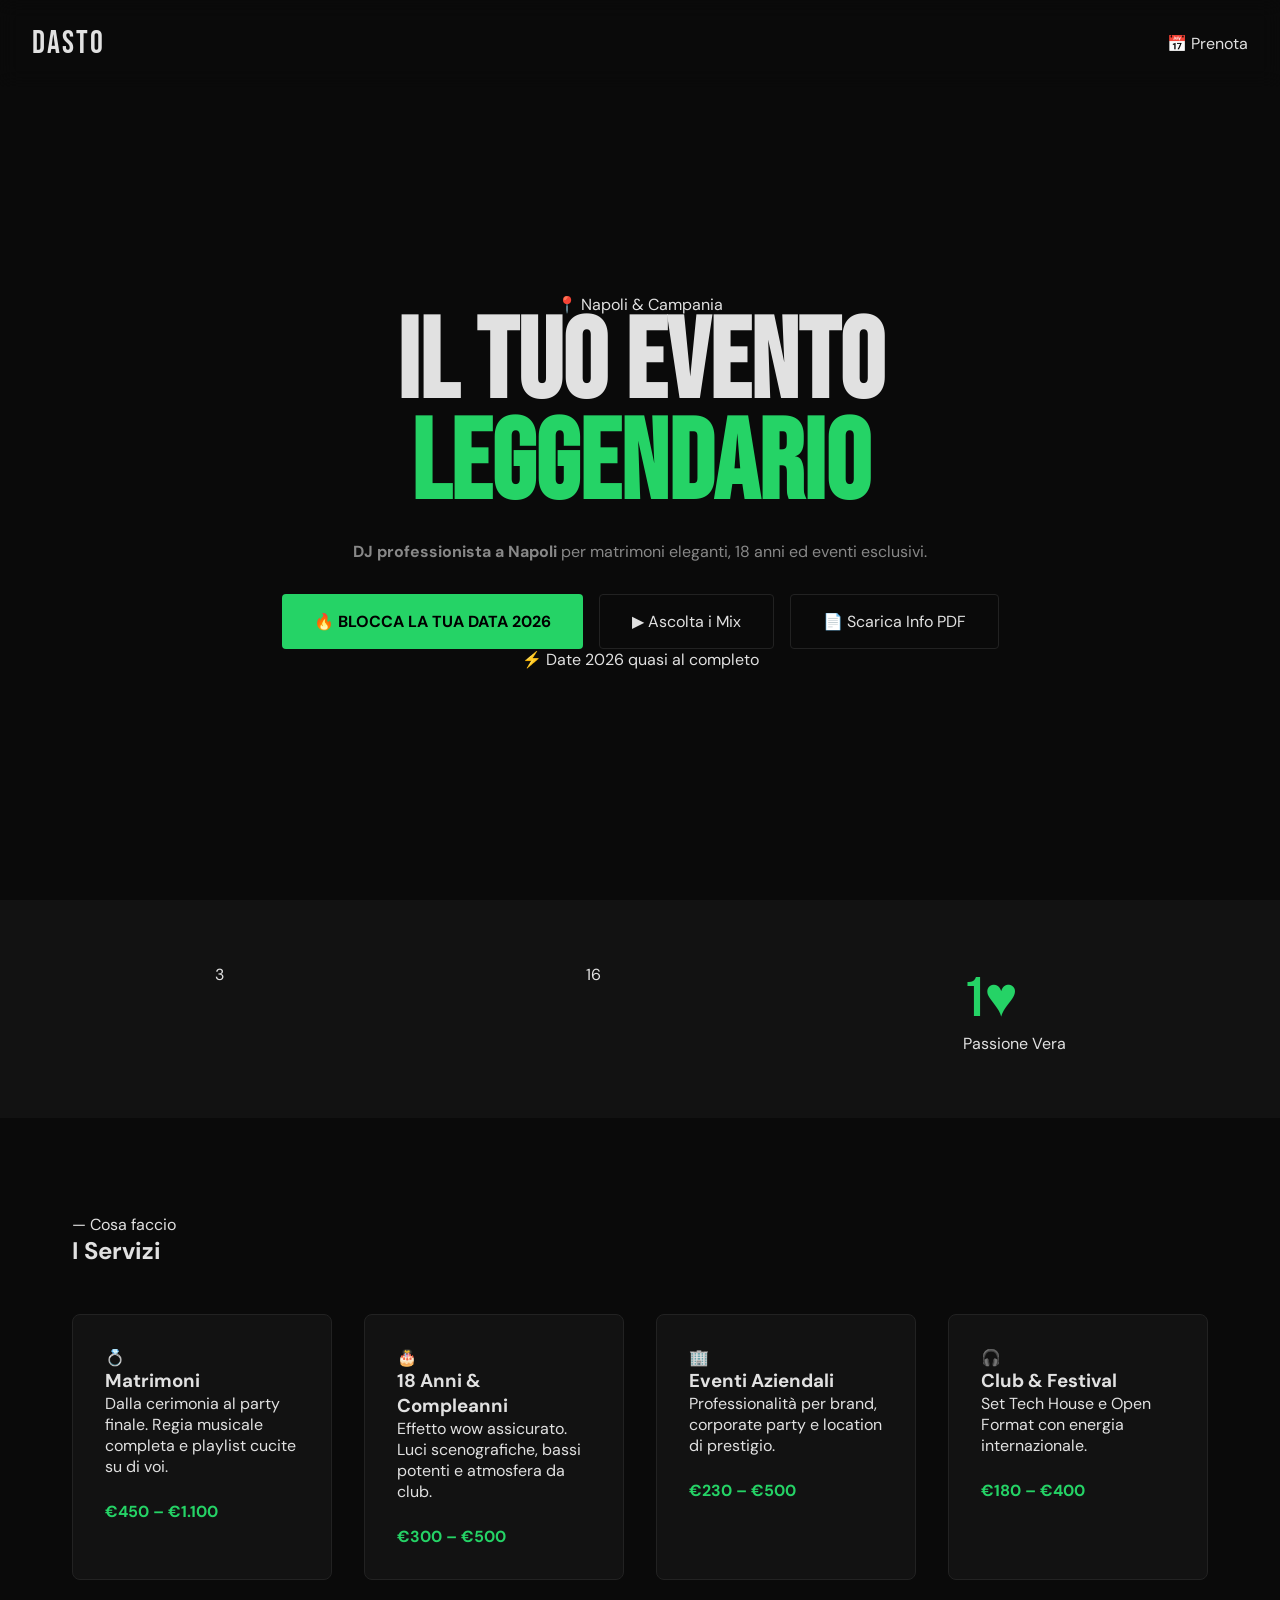
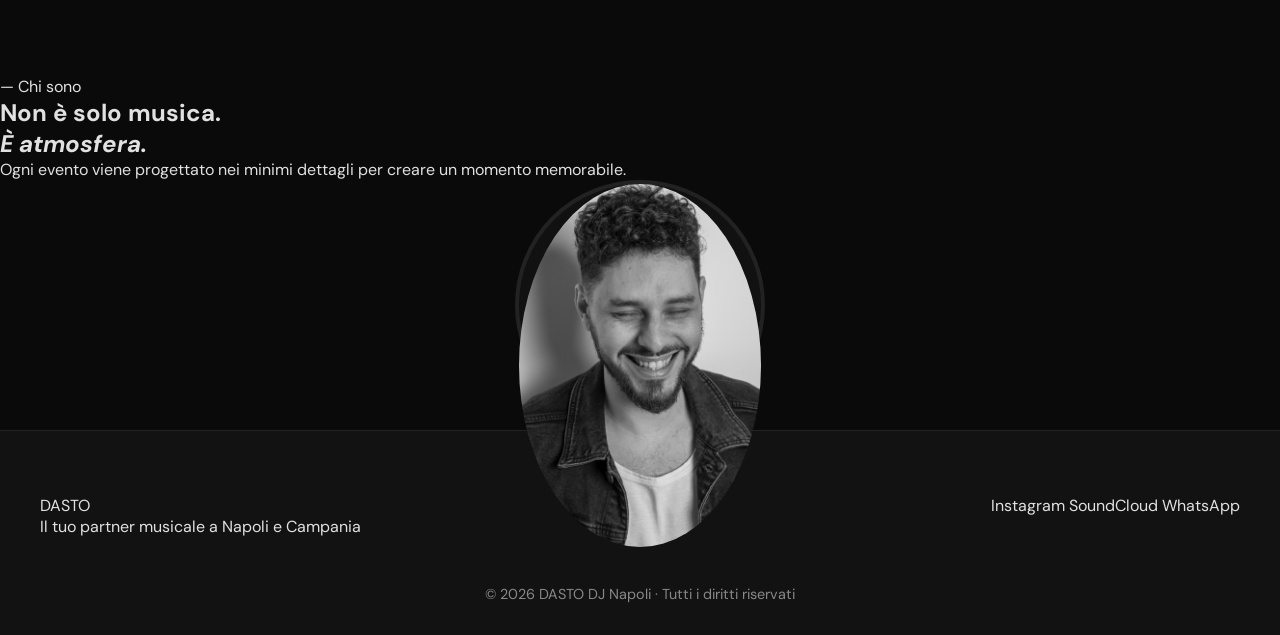
<file: index.html>
<!DOCTYPE html>
<html lang="it" dir="ltr">
<head>
  <meta charset="UTF-8" />
  <meta name="viewport" content="width=device-width, initial-scale=1.0" />
  <title>DASTO DJ Napoli | Matrimoni, 18 Anni &amp; Eventi in Campania</title>
  <meta name="description" content="DJ professionista a Napoli per matrimoni eleganti, 18 anni spettacolari ed eventi aziendali in Campania. Tech House &amp; Open Format. Preventivo gratuito entro 24h." />
  <meta name="keywords" content="DJ Napoli, DJ matrimoni Napoli, DJ 18 anni Napoli, DJ Campania, DJ Sorrento, DJ Costiera Amalfitana, DJ eventi aziendali Napoli, Tech House Napoli, DASTO DJ" />
  <meta name="robots" content="index, follow" />
  <meta name="author" content="DASTO DJ" />
  <link rel="canonical" href="https://www.dastodj.it/" />
  
  <!-- Open Graph / Facebook -->
  <meta property="og:type" content="website" />
  <meta property="og:url" content="https://www.dastodj.it/" />
  <meta property="og:title" content="DASTO DJ Napoli | Matrimoni, 18 Anni &amp; Eventi Esclusivi" />
  <meta property="og:description" content="DJ professionista a Napoli e Campania. Matrimoni, 18 anni, corporate party e club. Atmosfera da club internazionale. Preventivo gratis." />
  <meta property="og:image" content="https://www.dastodj.it/og-image.jpg" />
  <meta property="og:locale" content="it_IT" />
  <meta property="og:site_name" content="DASTO DJ Napoli" />

  <!-- Twitter -->
  <meta name="twitter:card" content="summary_large_image" />
  <meta name="twitter:title" content="DASTO DJ Napoli | Matrimoni, 18 Anni &amp; Eventi" />
  <meta name="twitter:description" content="DJ professionista a Napoli. Tech House &amp; Open Format. Preventivo gratuito entro 24h." />
  <meta name="twitter:image" content="https://www.dastodj.it/og-image.jpg" />
  <meta name="theme-color" content="#25d366" />

  <link rel="icon" href="favicon/favicon.png" />
  <link rel="apple-touch-icon" href="favicon/favicon.png" />
  <link rel="preconnect" href="https://fonts.googleapis.com" />
  <link rel="preconnect" href="https://fonts.gstatic.com" crossorigin />
  <link href="https://fonts.googleapis.com/css2?family=Bebas+Neue&family=DM+Sans:wght@400;500;700&display=swap" rel="stylesheet" />
  <link rel="stylesheet" href="CSS/style.css" />

  <!-- Dati Strutturati Schema.org -->
  <script type="application/ld+json">
  {
    "@context": "https://schema.org",
    "@type": ["MusicGroup", "LocalBusiness"],
    "@id": "https://www.dastodj.it/#business",
    "name": "DASTO DJ",
    "alternateName": "Dasto DJ Napoli",
    "description": "DJ professionista a Napoli e Campania specializzato in matrimoni, 18 anni, eventi aziendali e club.",
    "url": "https://www.dastodj.it/",
    "logo": "https://www.dastodj.it/logo.png",
    "image": "https://www.dastodj.it/og-image.jpg",
    "telephone": "+39-351-4090392",
    "email": "info@dastodj.it",
    "priceRange": "€€",
    "address": {
      "@type": "PostalAddress",
      "addressLocality": "Napoli",
      "addressRegion": "Campania",
      "postalCode": "80100",
      "addressCountry": "IT"
    },
    "geo": {
      "@type": "GeoCoordinates",
      "latitude": 40.8518,
      "longitude": 14.2681
    },
    "areaServed": ["Napoli", "Sorrento", "Capri", "Amalfi", "Positano", "Campania"]
  }
  </script>
</head>

<body>
  <div class="grain" aria-hidden="true"></div>

  <nav class="nav" id="nav" role="navigation" aria-label="Navigazione principale">
    <a href="/" class="nav-logo" aria-label="DASTO DJ – Homepage">DASTO</a>
    <a href="https://wa.me/393514090392?text=Ciao%20DASTO%2C%20vorrei%20un%20preventivo%20per%20il%20mio%20evento"
       class="nav-cta" target="_blank" rel="noopener noreferrer">
      📅 Prenota
    </a>
  </nav>

  <main id="main-content">
    <section class="hero" aria-labelledby="hero-heading">
      <div class="hero-bg" aria-hidden="true">
        <div class="hero-circle c1"></div>
        <div class="hero-circle c2"></div>
        <div class="hero-circle c3"></div>
      </div>
      <div class="hero-inner">
        <span class="hero-tag">📍 Napoli &amp; Campania</span>
        <h1 class="hero-title" id="hero-heading">
          <span class="line">IL TUO EVENTO</span>
          <span class="line accent">LEGGENDARIO</span>
        </h1>
        <p class="hero-sub">
          <strong>DJ professionista a Napoli</strong> per matrimoni eleganti, 18 anni ed eventi esclusivi.
        </p>
        <div class="hero-actions">
          <a href="https://wa.me/393514090392?text=Ciao%20DASTO%2C%20vorrei%20un%20preventivo%20per%20il%20mio%20evento"
             class="cta-primary" target="_blank" rel="noopener noreferrer">
            <span class="cta-glow" aria-hidden="true"></span>
            🔥 BLOCCA LA TUA DATA 2026
          </a>
          <a href="#media" class="cta-secondary">▶ Ascolta i Mix</a>
        </div>
        <p class="urgency" aria-live="polite">⚡ Date 2026 quasi al completo</p>
      </div>
    </section>

    <section class="stats" aria-label="Statistiche DASTO DJ">
      <div class="stats-inner">
        <div class="stat" data-count="13">
          <div class="stat-num">0</div>
          <p>Anni di Esperienza</p>
        </div>
        <div class="stat-divider" aria-hidden="true"></div>
        <div class="stat" data-count="60">
          <div class="stat-num">0</div>
          <p>Eventi Realizzati</p>
        </div>
        <div class="stat-divider" aria-hidden="true"></div>
        <div class="stat">
          <div class="stat-num">1<span class="stat-plus" aria-hidden="true">♥</span></div>
          <p>Passione Vera</p>
        </div>
      </div>
    </section>

    <section class="services" id="servizi" aria-labelledby="services-heading">
      <header class="section-header" data-reveal>
        <span class="section-label" aria-hidden="true">— Cosa faccio</span>
        <h2 id="services-heading">I Servizi</h2>
      </header>
      <div class="service-grid" role="list">
        <article class="card card--featured" data-reveal role="listitem">
          <div class="card-icon" aria-hidden="true">💍</div>
          <h3>Matrimoni</h3>
          <p>Dalla cerimonia al party finale. Regia musicale completa e playlist cucite su di voi.</p>
          <div class="card-price">€450 – €1.100</div>
        </article>

        <article class="card" data-reveal role="listitem">
          <div class="card-icon" aria-hidden="true">🎂</div>
          <h3>18 Anni &amp; Compleanni</h3>
          <p>Effetto wow assicurato. Luci scenografiche, bassi potenti e atmosfera da club.</p>
          <div class="card-price">€300 – €500</div>
        </article>

        <article class="card" data-reveal role="listitem">
          <div class="card-icon" aria-hidden="true">🏢</div>
          <h3>Eventi Aziendali</h3>
          <p>Professionalità per brand, corporate party e location di prestigio.</p>
          <div class="card-price">€230 – €500</div>
        </article>

        <article class="card" data-reveal role="listitem">
          <div class="card-icon" aria-hidden="true">🎧</div>
          <h3>Club &amp; Festival</h3>
          <p>Set Tech House e Open Format con energia internazionale.</p>
          <div class="card-price">€180 – €400</div>
        </article>
      </div>
    </section>

    <section class="why" id="chi-sono">
      <div class="why-inner">
        <div class="why-text" data-reveal>
          <span class="section-label" aria-hidden="true">— Chi sono</span>
          <h2>Non è solo musica.<br/><em>È atmosfera.</em></h2>
          <p>Ogni evento viene progettato nei minimi dettagli per creare un momento memorabile.</p>
        </div>
        <div class="why-visual" data-reveal aria-hidden="true">
          <div class="vinyl">
            <div class="vinyl-inner">
              <img src="img/bollicina.jpg" alt="DASTO DJ" class="vinyl-face" />
            </div>
          </div>
        </div>
      </div>
    </section>
  </main>

  <footer class="footer" role="contentinfo">
    <div class="footer-inner">
      <div class="footer-brand">
        <a href="/" class="footer-logo">DASTO</a>
        <p>Il tuo partner musicale a Napoli e Campania</p>
      </div>
      <nav class="footer-links">
        <a href="https://www.instagram.com/dastodj" target="_blank" rel="noopener noreferrer">Instagram</a>
        <a href="https://soundcloud.com/dastodj" target="_blank" rel="noopener noreferrer">SoundCloud</a>
        <a href="https://wa.me/393514090392" target="_blank" rel="noopener noreferrer">WhatsApp</a>
      </nav>
    </div>
    <p class="footer-copy">© 2026 DASTO DJ Napoli · Tutti i diritti riservati</p>
  </footer>

  <script src="JS/main.js" defer></script>
</body>
</html>
</file>
<file: CSS/style.css>
:root {
  --bg: #0a0a0a;
  --surface: #121212;
  --surface-border: #222222;
  --accent: #ffffff;
  --green: #25d366;
  --text: #e1e1e1;
  --text-muted: #888888;
  --font-heading: 'Bebas Neue', sans-serif;
  --font-body: 'DM Sans', sans-serif;
}

* {
  box-sizing: border-box;
  margin: 0;
  padding: 0;
}

body {
  background-color: var(--bg);
  color: var(--text);
  font-family: var(--font-body);
  overflow-x: hidden;
}

a {
  color: inherit;
  text-decoration: none;
}

.nav {
  display: flex;
  justify-content: space-between;
  align-items: center;
  padding: 1.5rem 2rem;
  position: fixed;
  top: 0;
  width: 100%;
  z-index: 100;
  background: rgba(10, 10, 10, 0.8);
  backdrop-filter: blur(10px);
}

.nav-logo {
  font-family: var(--font-heading);
  font-size: 2rem;
  letter-spacing: 2px;
}

.hero {
  min-height: 100vh;
  display: flex;
  align-items: center;
  justify-content: center;
  padding: 6rem 2rem 2rem;
  position: relative;
  text-align: center;
}

.hero-title {
  font-family: var(--font-heading);
  font-size: clamp(3rem, 10vw, 7rem);
  line-height: 0.9;
}

.hero-title .accent {
  color: var(--green);
  display: block;
}

.hero-sub {
  margin: 1.5rem auto;
  max-width: 600px;
  color: var(--text-muted);
}

.hero-actions {
  display: flex;
  gap: 1rem;
  justify-content: center;
  flex-wrap: wrap;
  margin-top: 2rem;
}

.cta-primary {
  background: var(--green);
  color: #000;
  padding: 1rem 2rem;
  font-weight: 700;
  border-radius: 4px;
  display: inline-flex;
  align-items: center;
}

.cta-secondary {
  border: 1px solid var(--surface-border);
  padding: 1rem 2rem;
  border-radius: 4px;
}

.stats {
  padding: 4rem 2rem;
  background: var(--surface);
  border-y: 1px solid var(--surface-border);
}

.stats-inner {
  display: flex;
  justify-content: space-around;
  max-width: 1000px;
  margin: 0 auto;
  flex-wrap: wrap;
  gap: 2rem;
}

.stat-num {
  font-family: var(--font-heading);
  font-size: 3.5rem;
  color: var(--green);
}

.services {
  padding: 6rem 2rem;
  max-width: 1200px;
  margin: 0 auto;
}

.service-grid {
  display: grid;
  grid-template-columns: repeat(auto-fit, minmax(250px, 1fr));
  gap: 2rem;
  margin-top: 3rem;
}

.card {
  background: var(--surface);
  border: 1px solid var(--surface-border);
  padding: 2rem;
  border-radius: 8px;
}

.card-price {
  margin-top: 1.5rem;
  font-weight: 700;
  color: var(--green);
}

.vinyl {
  width: 250px;
  height: 250px;
  border-radius: 50%;
  background: #111;
  border: 4px solid #222;
  margin: 0 auto;
  animation: spin 10s linear infinite;
}

.vinyl-face {
  width: 100%;
  height: 100%;
  border-radius: 50%;
  object-fit: cover;
}

@keyframes spin {
  from { transform: rotate(0deg); }
  to { transform: rotate(360deg); }
}

.footer {
  padding: 4rem 2rem 2rem;
  border-top: 1px solid var(--surface-border);
  background: var(--surface);
}

.footer-inner {
  display: flex;
  justify-content: space-between;
  max-width: 1200px;
  margin: 0 auto;
  flex-wrap: wrap;
  gap: 2rem;
}

.footer-copy {
  text-align: center;
  margin-top: 3rem;
  color: var(--text-muted);
  font-size: 0.9rem;
}

[data-reveal] {
  opacity: 0;
  transform: translateY(30px);
  transition: opacity 0.8s ease, transform 0.8s ease;
}

[data-reveal].revealed {
  opacity: 1;
  transform: translateY(0);
}
</file>
